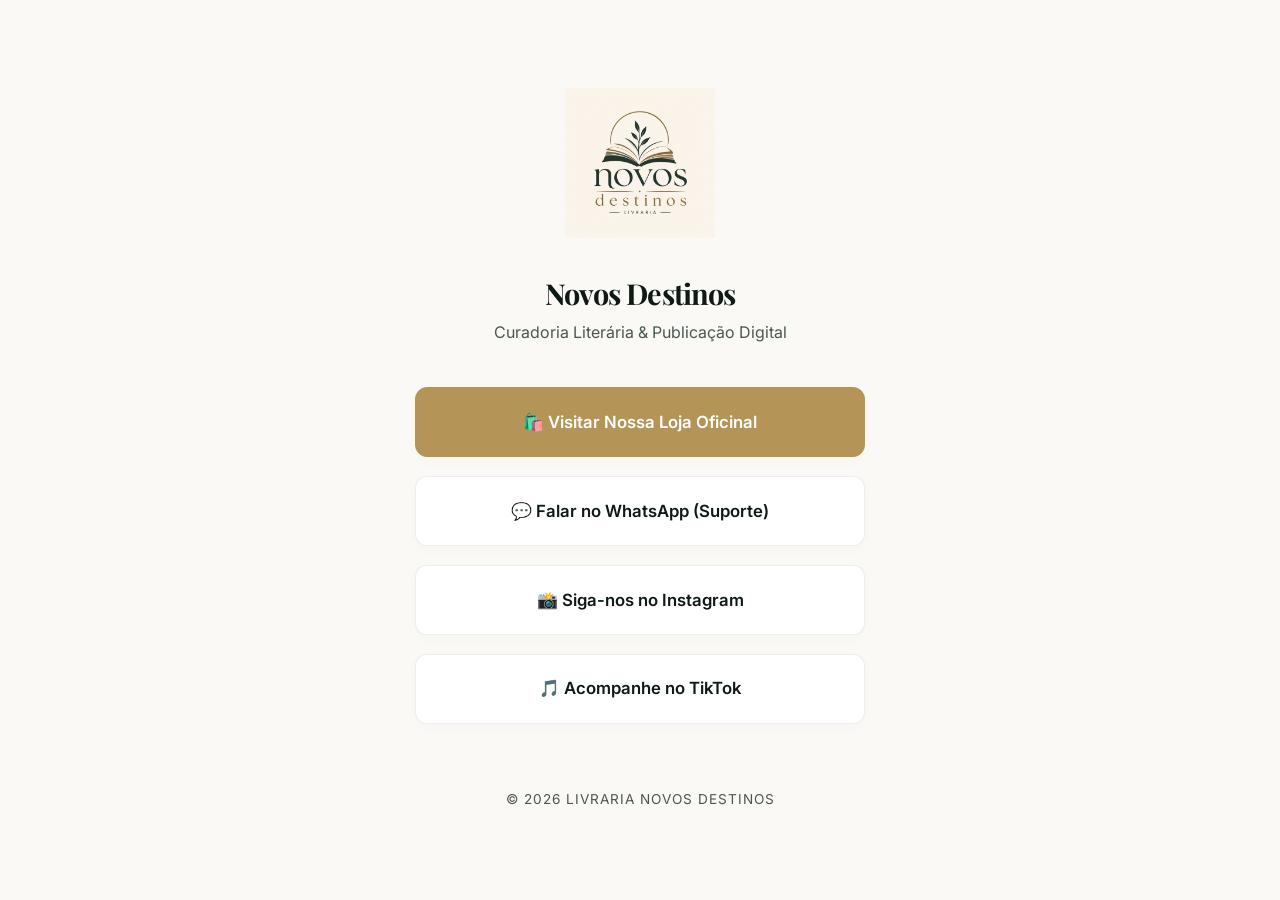
<file: links.html>
﻿<!DOCTYPE html>
<html lang="pt-BR">
<head>
    <meta charset="UTF-8">
    <meta name="viewport" content="width=device-width, initial-scale=1.0">
    <title>Livraria Novos Destinos | Links Oficiais</title>
    <link href="https://fonts.googleapis.com/css2?family=Inter:wght@400;600&family=Playfair+Display:wght@700&display=swap" rel="stylesheet">
    <link rel="stylesheet" href="styles.css">
    <!-- Segurança e Privacidade -->
    <meta name="referrer" content="no-referrer">
    <meta http-equiv="Content-Security-Policy" content="upgrade-insecure-requests">
    <meta http-equiv="X-Content-Type-Options" content="nosniff">
    <style>
        body {
            background: var(--bg-cream);
            display: flex;
            align-items: center;
            justify-content: center;
            min-height: 100vh;
            padding: 2rem;
            text-align: center;
        }
        .links-container {
            max-width: 450px;
            width: 100%;
        }
        .links-logo {
            width: 150px;
            margin-bottom: 2rem;
            animation: fadeIn 1s ease;
        }
        .links-title {
            margin-bottom: 2.5rem;
        }
        .links-title h1 {
            font-size: 1.8rem;
            margin-bottom: 0.5rem;
            color: var(--ink-dark);
        }
        .links-title p {
            font-size: 1rem;
            color: var(--ink-light);
        }
        .links-list {
            display: flex;
            flex-direction: column;
            gap: 1.2rem;
        }
        .link-item {
            background: var(--bg-white);
            color: var(--ink-dark);
            text-decoration: none;
            padding: 1.2rem;
            border-radius: 12px;
            font-weight: 600;
            font-size: 1.05rem;
            border: 1px solid var(--border-soft);
            transition: var(--transition-smooth);
            display: flex;
            align-items: center;
            justify-content: center;
            gap: 10px;
            box-shadow: 0 4px 15px rgba(0,0,0,0.02);
        }
        .link-item:hover {
            transform: translateY(-3px);
            background: var(--ink-dark);
            color: var(--bg-white);
            box-shadow: 0 10px 25px rgba(15, 26, 21, 0.15);
        }
        .link-item.featured {
            background: var(--accent-gold);
            color: var(--bg-white);
            border-color: var(--accent-gold);
        }
        .link-item.featured:hover {
            background: var(--accent-gold-dark);
        }
        .links-footer {
            margin-top: 4rem;
            font-size: 0.85rem;
            color: var(--ink-light);
            letter-spacing: 1px;
            text-transform: uppercase;
        }
    </style>
</head>
<body>

    <div class="links-container">
        <img src="assets/logo.png" alt="Livraria Novos Destinos" class="links-logo">
        
        <div class="links-title">
            <h1 class="serif">Novos Destinos</h1>
            <p>Curadoria Literária & Publicação Digital</p>
        </div>

        <div class="links-list">
            <a href="index.html" class="link-item featured">🛍️ Visitar Nossa Loja Oficinal</a>
            <a href="https://wa.me/5511999999999" class="link-item">💬 Falar no WhatsApp (Suporte)</a>
            <a href="https://www.instagram.com/livrarianovosdestinos" class="link-item">📸 Siga-nos no Instagram</a>
            <a href="https://www.tiktok.com/@livrarianovosdestinos" class="link-item">🎵 Acompanhe no TikTok</a>        </div>

        <div class="links-footer">
            &copy; 2026 Livraria Novos Destinos
        </div>
    </div>

</body>
</html>
</file>
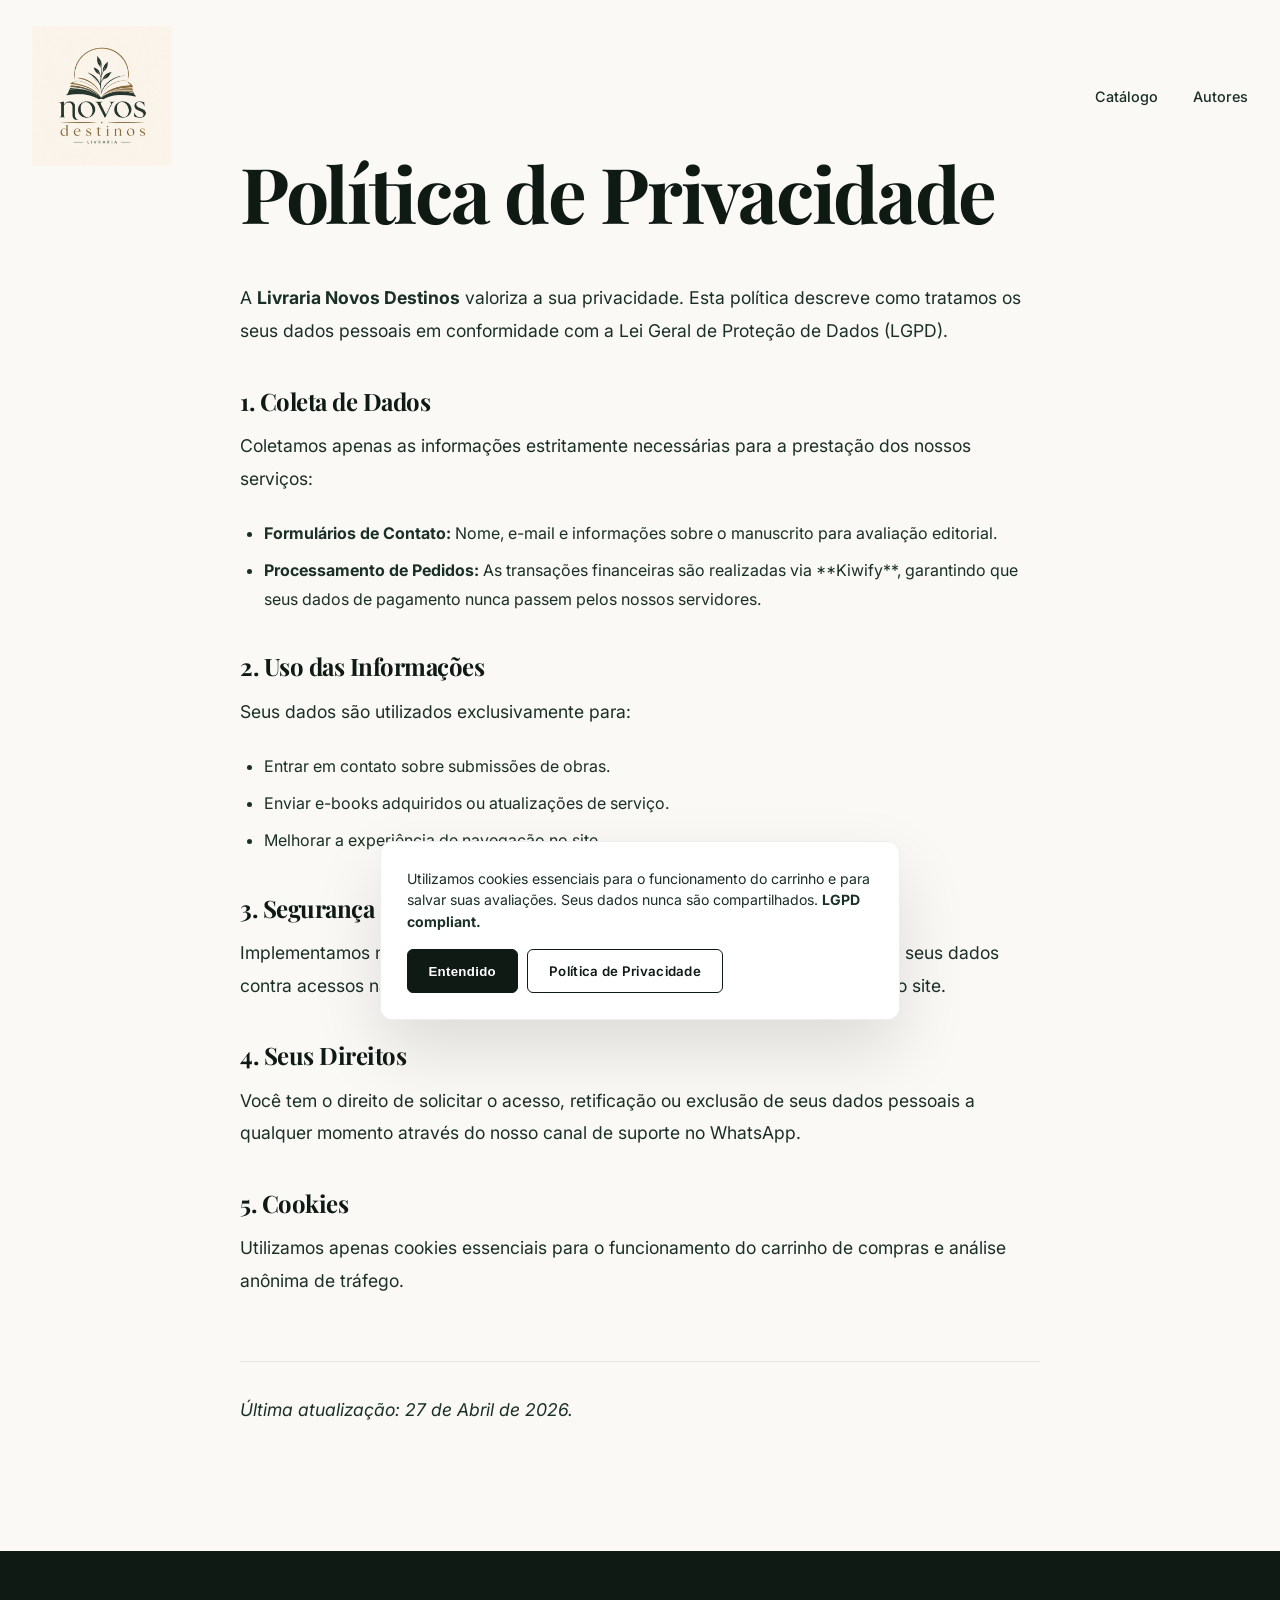
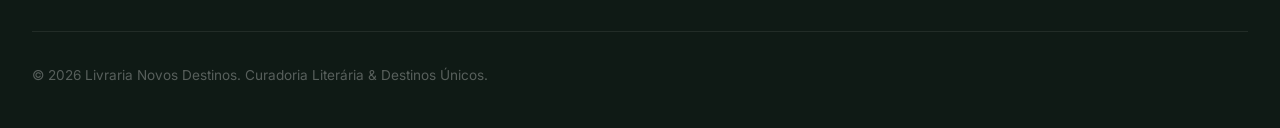
<file: privacidade.html>
﻿<!DOCTYPE html>
<html lang="pt-BR">
<head>
    <meta charset="UTF-8">
    <meta name="viewport" content="width=device-width, initial-scale=1.0">
    <title>Política de Privacidade | Livraria Novos Destinos</title>
    <link href="https://fonts.googleapis.com/css2?family=Inter:wght@400;600&family=Playfair+Display:wght@700&display=swap" rel="stylesheet">
    <link rel="stylesheet" href="styles.css">
    <!-- Seguranca e Privacidade -->
    <meta name="referrer" content="no-referrer">
    <meta http-equiv="Content-Security-Policy" content="upgrade-insecure-requests">
    <meta http-equiv="X-Content-Type-Options" content="nosniff">
    <meta name="robots" content="index, follow">
    <style>
        .privacy-content { padding-top: 150px; padding-bottom: 100px; max-width: 800px; margin: 0 auto; line-height: 1.8; }
        .privacy-content h1 { margin-bottom: 3rem; }
        .privacy-content h2 { margin-top: 2.5rem; margin-bottom: 1rem; font-size: 1.5rem; color: var(--ink-dark); }
        .privacy-content p { margin-bottom: 1.5rem; color: var(--ink-medium); }
        .privacy-content ul { margin-bottom: 1.5rem; padding-left: 1.5rem; }
        .privacy-content li { margin-bottom: 0.5rem; color: var(--ink-medium); }
    </style>
</head>
<body>

    <!-- Header -->
    <header id="header">
        <div class="container">
            <nav>
                <a href="index.html" class="logo-wrapper">
                    <img src="assets/logo.png" class="logo-icon" alt="Livraria Novos Destinos Logo">
                </a>
                <ul class="nav-menu">
                    <li><a href="index.html">Catálogo</a></li>
                    <li><a href="autores.html">Autores</a></li>
                </ul>
            </nav>
        </div>
    </header>

    <main class="container">
        <article class="privacy-content reveal">
            <h1 class="serif">Política de Privacidade</h1>
            <p>A <strong>Livraria Novos Destinos</strong> valoriza a sua privacidade. Esta política descreve como tratamos os seus dados pessoais em conformidade com a Lei Geral de Proteção de Dados (LGPD).</p>

            <h2>1. Coleta de Dados</h2>
            <p>Coletamos apenas as informações estritamente necessárias para a prestação dos nossos serviços:</p>
            <ul>
                <li><strong>Formulários de Contato:</strong> Nome, e-mail e informações sobre o manuscrito para avaliação editorial.</li>
                <li><strong>Processamento de Pedidos:</strong> As transações financeiras são realizadas via **Kiwify**, garantindo que seus dados de pagamento nunca passem pelos nossos servidores.</li>
            </ul>

            <h2>2. Uso das Informações</h2>
            <p>Seus dados são utilizados exclusivamente para:</p>
            <ul>
                <li>Entrar em contato sobre submissões de obras.</li>
                <li>Enviar e-books adquiridos ou atualizações de serviço.</li>
                <li>Melhorar a experiência de navegação no site.</li>
            </ul>

            <h2>3. Segurança dos Dados</h2>
            <p>Implementamos medidas de segurança técnicas e organizacionais para proteger seus dados contra acessos não autorizados. Utilizamos conexões seguras (HTTPS) em todo o site.</p>

            <h2>4. Seus Direitos</h2>
            <p>Você tem o direito de solicitar o acesso, retificação ou exclusão de seus dados pessoais a qualquer momento através do nosso canal de suporte no WhatsApp.</p>

            <h2>5. Cookies</h2>
            <p>Utilizamos apenas cookies essenciais para o funcionamento do carrinho de compras e análise anônima de tráfego.</p>

            <div style="margin-top: 4rem; padding-top: 2rem; border-top: 1px solid var(--border-soft);">
                <p><em>Última atualização: 27 de Abril de 2026.</em></p>
            </div>
        </article>
    </main>

    <!-- Footer -->
    <footer>
        <div class="container">
            <div class="footer-bottom">
                &copy; 2026 Livraria Novos Destinos. Curadoria Literária & Destinos Únicos.
            </div>
        </div>
    </footer>

    <script src="script.js"></script>
</body>
</html>
</file>
<file: styles.css>
/* ===== DESIGN SYSTEM ===== */
:root {
    --bg-cream: #FAF9F6;
    --bg-white: #FFFFFF;
    --bg-pearl: #F5F3EF;
    --ink-dark: #0F1A15;
    --ink-medium: #1A2F25;
    --ink-light: #4A5852;
    --accent-gold: #B59458;
    --accent-gold-dark: #9A7B43;
    --accent-gold-light: rgba(181,148,88,0.12);
    --border-soft: rgba(15,26,21,0.07);
    --radius-sm: 6px;
    --radius-md: 12px;
    --radius-lg: 20px;
    --shadow-sm: 0 4px 15px rgba(0,0,0,0.05);
    --shadow-md: 0 15px 40px rgba(0,0,0,0.08);
    --shadow-lg: 0 30px 70px rgba(0,0,0,0.12);
    --transition: all 0.65s cubic-bezier(0.16,1,0.3,1);
    --transition-fast: all 0.3s ease;
}

/* ===== RESET ===== */
*, *::before, *::after { margin:0; padding:0; box-sizing:border-box; }
html { scroll-behavior: smooth; }
body {
    font-family: 'Inter', sans-serif;
    background: var(--bg-cream);
    color: var(--ink-dark);
    line-height: 1.75;
    overflow-x: hidden;
    -webkit-font-smoothing: antialiased;
}

/* ===== TYPOGRAPHY ===== */
h1,h2,h3,h4,.serif { font-family:'Playfair Display',serif; font-weight:700; line-height:1.1; }
h1 { font-size:clamp(2.8rem,6vw,5.2rem); letter-spacing:-0.03em; margin-bottom:1.5rem; }
h2 { font-size:clamp(2rem,4vw,3.4rem); letter-spacing:-0.02em; margin-bottom:1.5rem; }
h3 { font-size:clamp(1.3rem,2.5vw,1.8rem); margin-bottom:1rem; }
p { font-size:1.1rem; color:var(--ink-light); line-height:1.85; margin-bottom:1.2rem; }

/* ===== SCROLL PROGRESS BAR ===== */
#scroll-progress {
    position:fixed; top:0; left:0; height:3px; width:0%;
    background:linear-gradient(90deg,var(--accent-gold),#d4a96a);
    z-index:9999; transition:width 0.1s linear;
}

/* ===== PRELOADER ===== */
#preloader {
    position:fixed; inset:0; background:var(--bg-cream);
    z-index:9998; display:flex; flex-direction:column;
    align-items:center; justify-content:center;
    transition:opacity 0.8s ease, visibility 0.8s;
}
.loader-logo { width:130px; margin-bottom:24px; animation:pulseLogo 1.8s infinite ease-in-out; }
@keyframes pulseLogo { 0%,100%{opacity:0.5;transform:scale(0.97)} 50%{opacity:1;transform:scale(1)} }
.loader-bar { width:160px; height:1px; background:rgba(181,148,88,0.15); position:relative; overflow:hidden; border-radius:4px; }
.loader-bar::after { content:''; position:absolute; left:-100%; width:100%; height:100%; background:var(--accent-gold); animation:loadBar 1.4s infinite ease-in-out; }
@keyframes loadBar { 0%{left:-100%} 100%{left:100%} }
body.loaded #preloader { opacity:0; visibility:hidden; pointer-events:none; }

/* ===== REVEAL ANIMATIONS ===== */
.reveal { opacity:0; transform:translateY(36px); transition:var(--transition); }
.reveal.active { opacity:1; transform:translateY(0); }
@keyframes fadeInUp { from{opacity:0;transform:translateY(20px)} to{opacity:1;transform:translateY(0)} }

/* ===== SCROLL PROGRESS ===== */
#back-to-top {
    position:fixed; bottom:100px; right:28px; width:46px; height:46px;
    background:var(--ink-dark); color:white; border:none; border-radius:50%;
    font-size:1.3rem; cursor:pointer; z-index:1400;
    opacity:0; transform:translateY(20px); pointer-events:none;
    transition:var(--transition); display:flex; align-items:center; justify-content:center;
    box-shadow:var(--shadow-md);
}
#back-to-top.visible { opacity:1; transform:translateY(0); pointer-events:all; }
#back-to-top:hover { background:var(--accent-gold); transform:translateY(-4px); }

/* ===== HEADER ===== */
header {
    position:fixed; top:0; left:0; width:100%; z-index:1000;
    padding:1.6rem 0; transition:var(--transition);
    border-bottom:1px solid transparent;
}
header.scrolled {
    padding:0.85rem 0;
    background:rgba(250,249,246,0.9);
    backdrop-filter:blur(24px); -webkit-backdrop-filter:blur(24px);
    border-bottom:1px solid var(--border-soft);
    box-shadow:0 8px 30px rgba(0,0,0,0.04);
}
.container { max-width:1320px; margin:0 auto; padding:0 2rem; }
nav { display:flex; justify-content:space-between; align-items:center; }
.logo-wrapper { display:flex; align-items:center; gap:0.8rem; text-decoration:none; }
.logo-icon { width:140px; height:auto; object-fit:contain; }
.nav-menu { display:flex; gap:2.2rem; list-style:none; }
.nav-menu a {
    text-decoration:none; color:var(--ink-medium); font-size:0.9rem;
    font-weight:500; transition:var(--transition-fast); position:relative; padding-bottom:2px;
}
.nav-menu a::after {
    content:''; position:absolute; bottom:-2px; left:0; width:0; height:1.5px;
    background:var(--accent-gold); transition:width 0.3s ease;
}
.nav-menu a:hover::after, .nav-menu a.active::after { width:100%; }
.nav-menu a:hover, .nav-menu a.active { color:var(--accent-gold); }
.nav-actions { display:flex; gap:0.8rem; align-items:center; }

/* ===== BUTTONS ===== */
.btn {
    display:inline-flex; align-items:center; justify-content:center; gap:8px;
    padding:0.85rem 2rem; border-radius:var(--radius-sm);
    text-decoration:none; font-weight:600; font-size:0.9rem;
    transition:var(--transition); cursor:pointer; border:1.5px solid transparent;
    letter-spacing:0.3px;
}
.btn-primary { background:var(--ink-dark); color:white; border-color:var(--ink-dark); }
.btn-primary:hover { background:var(--accent-gold); border-color:var(--accent-gold); transform:translateY(-3px); box-shadow:0 12px 28px rgba(181,148,88,0.25); }
.btn-outline { border-color:var(--ink-dark); color:var(--ink-dark); background:transparent; }
.btn-outline:hover { background:var(--ink-dark); color:white; transform:translateY(-3px); box-shadow:var(--shadow-md); }
.btn-gold { background:var(--accent-gold); color:white; border-color:var(--accent-gold); }
.btn-gold:hover { background:var(--accent-gold-dark); transform:translateY(-3px); box-shadow:0 12px 28px rgba(181,148,88,0.3); }

/* ===== MOBILE TOGGLE ===== */
.mobile-menu-toggle {
    display:none; flex-direction:column; gap:5px;
    background:none; border:none; cursor:pointer; z-index:1100; padding:0.5rem;
}
.mobile-menu-toggle span { width:24px; height:2px; background:var(--ink-dark); transition:var(--transition); display:block; border-radius:2px; }
.mobile-menu-toggle.active span:nth-child(1) { transform:rotate(45deg) translate(5px,5px); }
.mobile-menu-toggle.active span:nth-child(2) { opacity:0; }
.mobile-menu-toggle.active span:nth-child(3) { transform:rotate(-45deg) translate(5px,-5px); }

/* ===== CART ===== */
.btn-cart { background:transparent; border:none; cursor:pointer; position:relative; padding:0.5rem; display:flex; align-items:center; }
.btn-cart svg { width:22px; height:22px; stroke:var(--ink-dark); stroke-width:1.8; fill:none; transition:stroke 0.3s; }
.btn-cart:hover svg { stroke:var(--accent-gold); }
.cart-badge { position:absolute; top:-2px; right:-2px; background:var(--accent-gold); color:white; width:18px; height:18px; font-size:0.65rem; border-radius:50%; display:flex; align-items:center; justify-content:center; font-weight:700; }
.cart-drawer { position:fixed; top:0; right:-480px; width:480px; max-width:100vw; height:100vh; background:var(--bg-white); z-index:2000; box-shadow:-10px 0 50px rgba(0,0,0,0.1); transition:right 0.5s cubic-bezier(0.16,1,0.3,1); display:flex; flex-direction:column; }
.cart-drawer.open { right:0; }
.cart-overlay { position:fixed; inset:0; background:rgba(0,0,0,0.5); z-index:1999; opacity:0; pointer-events:none; transition:opacity 0.4s ease; backdrop-filter:blur(6px); }
.cart-overlay.open { opacity:1; pointer-events:all; }
.cart-header { padding:1.8rem 2rem; border-bottom:1px solid var(--border-soft); display:flex; justify-content:space-between; align-items:center; }
.cart-header h3 { font-size:1.5rem; margin:0; }
.close-cart { background:none; border:none; font-size:1.8rem; cursor:pointer; color:var(--ink-light); line-height:1; transition:color 0.3s; }
.close-cart:hover { color:var(--ink-dark); }
.cart-body { padding:1.5rem 2rem; flex-grow:1; overflow-y:auto; }
.cart-footer { padding:1.5rem 2rem; border-top:1px solid var(--border-soft); background:var(--bg-pearl); }
.cart-total { display:flex; justify-content:space-between; font-weight:700; margin-bottom:1rem; font-size:1.2rem; }
.cart-item-row { display:flex; gap:1rem; align-items:flex-start; padding:1rem 0; border-bottom:1px solid var(--border-soft); }
.cart-item-img { width:52px; height:76px; object-fit:cover; border-radius:4px; box-shadow:var(--shadow-sm); flex-shrink:0; }
.cart-item-info { flex-grow:1; display:flex; flex-direction:column; gap:4px; }
.cart-item-title { font-weight:600; font-size:0.9rem; color:var(--ink-dark); }
.cart-item-price { color:var(--accent-gold); font-size:0.9rem; font-weight:600; }
.cart-item-remove { font-size:0.78rem; color:#cc3333; cursor:pointer; transition:opacity 0.2s; }
.cart-item-remove:hover { opacity:0.7; }
body.cart-open { overflow:hidden; }

/* ===== TOAST ===== */
.toast {
    position:fixed; bottom:40px; left:50%;
    transform:translateX(-50%) translateY(120px);
    background:rgba(15,26,21,0.96); backdrop-filter:blur(12px);
    color:white; padding:1.1rem 2.2rem; border-radius:50px;
    font-weight:500; transition:all 0.5s cubic-bezier(0.16,1,0.3,1);
    z-index:3000; box-shadow:var(--shadow-lg); font-size:0.95rem;
    display:flex; align-items:center; gap:10px; opacity:0;
    border:1px solid rgba(181,148,88,0.3);
}
.toast.show { transform:translateX(-50%) translateY(0); opacity:1; }
.toast::before { content:'✓'; width:20px; height:20px; background:var(--accent-gold); border-radius:50%; display:flex; align-items:center; justify-content:center; font-size:0.7rem; flex-shrink:0; }

/* ===== HERO ===== */
.hero {
    position:relative; min-height:96vh; display:flex; align-items:center;
    padding-top:110px; background:var(--bg-cream); overflow:hidden;
}
.hero::before {
    content:''; position:absolute; inset:0;
    background:radial-gradient(ellipse 70% 60% at 80% 40%, rgba(181,148,88,0.06) 0%, transparent 70%);
    pointer-events:none;
}
.hero-content { position:relative; z-index:2; max-width:820px; }
.hero-content h1 em { color:var(--accent-gold); font-style:italic; font-weight:400; }
.hero-scroll-hint { position:absolute; bottom:40px; left:50%; transform:translateX(-50%); display:flex; flex-direction:column; align-items:center; gap:8px; color:var(--ink-light); font-size:0.8rem; letter-spacing:2px; text-transform:uppercase; animation:bounceDown 2s infinite; }
.hero-scroll-hint span { width:1px; height:40px; background:linear-gradient(to bottom, var(--accent-gold), transparent); }
@keyframes bounceDown { 0%,100%{transform:translateX(-50%) translateY(0)} 50%{transform:translateX(-50%) translateY(8px)} }

/* ===== SECTIONS ===== */
section { padding:110px 0; }
section.bg-pearl { background:var(--bg-pearl); }
section.bg-white { background:var(--bg-white); }
.section-header { text-align:center; margin-bottom:5rem; max-width:750px; margin-left:auto; margin-right:auto; }
.label { font-size:0.78rem; text-transform:uppercase; letter-spacing:3px; color:var(--accent-gold); font-weight:700; margin-bottom:1rem; display:inline-block; }

/* ===== STORE / BOOK CARDS ===== */
.store-grid { display:grid; grid-template-columns:repeat(auto-fill,minmax(270px,1fr)); gap:3.5rem 3rem; }
.book-card { display:flex; flex-direction:column; }
.book-cover-wrapper {
    position:relative; width:100%; aspect-ratio:2/3; border-radius:var(--radius-md);
    overflow:hidden; box-shadow:var(--shadow-md); cursor:pointer;
    transition:var(--transition); background:var(--bg-pearl); margin-bottom:1.8rem;
}
.book-cover-wrapper::after { content:''; position:absolute; inset:0; background:linear-gradient(135deg,rgba(255,255,255,0.08) 0%,transparent 50%); pointer-events:none; }
.book-card:hover .book-cover-wrapper { transform:translateY(-14px) scale(1.02); box-shadow:0 35px 70px rgba(0,0,0,0.15); }
.book-cover { width:100%; height:100%; object-fit:cover; transition:transform 1.2s cubic-bezier(0.16,1,0.3,1); }
.book-card:hover .book-cover { transform:scale(1.07); }
.book-info { flex-grow:1; display:flex; flex-direction:column; }
.book-author { font-size:0.75rem; text-transform:uppercase; letter-spacing:2.5px; color:var(--accent-gold); margin-bottom:0.4rem; font-weight:700; }
.book-title { font-size:1.5rem; color:var(--ink-dark); margin-bottom:0.7rem; font-family:'Playfair Display',serif; line-height:1.2; }
.book-price { font-size:1.25rem; color:var(--ink-medium); font-weight:600; margin-bottom:1.4rem; }
.book-actions { display:flex; gap:0.7rem; margin-top:auto; }
.btn-buy {
    flex:1; padding:0.9rem 1rem; border-radius:var(--radius-sm); font-size:0.85rem;
    font-weight:600; transition:var(--transition); cursor:pointer; text-align:center;
    text-decoration:none; border:1.5px solid transparent; display:flex; align-items:center; justify-content:center;
}
.btn-buy.secondary { background:transparent; color:var(--ink-dark); border-color:var(--border-soft); }
.btn-buy.secondary:hover { border-color:var(--ink-dark); background:var(--ink-dark); color:white; }
.btn-buy.primary { background:var(--ink-dark); color:white; }
.btn-buy.primary:hover { background:var(--accent-gold); transform:translateY(-2px); box-shadow:0 10px 25px rgba(181,148,88,0.25); }

/* ===== REVIEWS SECTION ===== */
.reviews-section { background:var(--bg-pearl); padding:110px 0; }
.reviews-empty { text-align:center; padding:4rem 2rem; color:var(--ink-light); }
.reviews-empty svg { width:48px; height:48px; stroke:var(--border-soft); margin-bottom:1rem; }
.reviews-grid { display:grid; grid-template-columns:repeat(auto-fill,minmax(300px,1fr)); gap:2rem; margin-bottom:4rem; }
.review-card {
    background:var(--bg-white); padding:2rem; border-radius:var(--radius-md);
    border:1px solid var(--border-soft); box-shadow:var(--shadow-sm);
    transition:var(--transition); animation:fadeInUp 0.5s ease;
}
.review-card:hover { transform:translateY(-4px); box-shadow:var(--shadow-md); }
.review-stars { color:var(--accent-gold); font-size:1.1rem; margin-bottom:0.8rem; letter-spacing:2px; }
.review-text { font-size:1rem; color:var(--ink-medium); line-height:1.7; margin-bottom:1.2rem; font-style:italic; }
.review-author { display:flex; align-items:center; justify-content:space-between; }
.review-name { font-weight:700; font-size:0.9rem; color:var(--ink-dark); }
.review-date { font-size:0.78rem; color:var(--ink-light); }

/* Review Form */
.review-form-wrapper {
    background:var(--bg-white); padding:2.5rem; border-radius:var(--radius-md);
    border:1px solid var(--border-soft); max-width:700px; margin:0 auto;
}
.review-form-wrapper h3 { margin-bottom:2rem; text-align:center; font-size:1.6rem; }
.form-row { display:grid; grid-template-columns:1fr 1fr; gap:1.2rem; margin-bottom:1.2rem; }
.form-group { display:flex; flex-direction:column; gap:6px; margin-bottom:1.2rem; }
.form-group label { font-size:0.82rem; font-weight:600; color:var(--ink-medium); text-transform:uppercase; letter-spacing:1px; }
.form-group input, .form-group textarea, .form-group select {
    padding:0.85rem 1.1rem; border:1.5px solid var(--border-soft); border-radius:var(--radius-sm);
    font-family:'Inter',sans-serif; font-size:0.95rem; color:var(--ink-dark);
    background:var(--bg-cream); transition:border-color 0.3s, box-shadow 0.3s; resize:vertical;
}
.form-group input:focus, .form-group textarea:focus, .form-group select:focus {
    outline:none; border-color:var(--accent-gold); box-shadow:0 0 0 3px rgba(181,148,88,0.1);
}
.star-picker { display:flex; gap:6px; font-size:1.8rem; cursor:pointer; margin:0.5rem 0; }
.star-picker span { color:#ddd; transition:color 0.2s, transform 0.2s; }
.star-picker span:hover, .star-picker span.active { color:var(--accent-gold); transform:scale(1.15); }

/* ===== PRODUCT PAGE ===== */
.product-page { padding-top:160px; padding-bottom:100px; background:var(--bg-white); }
.back-link { display:inline-flex; align-items:center; gap:6px; color:var(--ink-light); text-decoration:none; font-size:0.9rem; margin-bottom:3rem; transition:color 0.3s; }
.back-link:hover { color:var(--accent-gold); }
.product-grid { display:grid; grid-template-columns:1fr 1.3fr; gap:6rem; align-items:start; max-width:1200px; margin:0 auto; }
.product-image { position:sticky; top:130px; }
.product-image img { width:100%; border-radius:var(--radius-md); box-shadow:var(--shadow-lg); transition:var(--transition); }
.product-image img:hover { transform:scale(1.02); }
.product-meta { display:flex; gap:1.5rem; flex-wrap:wrap; margin-bottom:2rem; }
.product-meta span { font-size:0.78rem; text-transform:uppercase; letter-spacing:2px; color:var(--ink-light); font-weight:600; }
.price-tag { font-size:3.2rem; color:var(--accent-gold); font-family:'Playfair Display',serif; font-weight:700; letter-spacing:-0.02em; margin-bottom:2.2rem; line-height:1; }
.product-synopsis { font-size:1.1rem; line-height:1.85; color:var(--ink-medium); margin-bottom:3rem; }
.product-actions { display:flex; gap:1rem; margin-bottom:3rem; }

/* ===== FOOTER ===== */
footer { background:var(--ink-dark); color:white; padding:5rem 0 2.5rem; }
footer .logo-icon { filter:brightness(0) invert(1) opacity(0.9); }
.footer-content { display:grid; grid-template-columns:2fr 1fr 1fr; gap:5rem; margin-bottom:4rem; }
.footer-desc { color:rgba(255,255,255,0.5); font-size:0.95rem; line-height:1.75; margin-top:1.5rem; max-width:300px; }
.footer-links h4 { font-size:0.78rem; text-transform:uppercase; letter-spacing:2.5px; color:var(--accent-gold); margin-bottom:1.5rem; font-family:'Inter',sans-serif; }
.footer-links ul { list-style:none; }
.footer-links a { color:rgba(255,255,255,0.45); text-decoration:none; display:block; margin-bottom:0.85rem; font-size:0.93rem; transition:color 0.3s; }
.footer-links a:hover { color:white; }
.footer-bottom { padding-top:2rem; border-top:1px solid rgba(255,255,255,0.08); display:flex; justify-content:space-between; align-items:center; color:rgba(255,255,255,0.3); font-size:0.85rem; flex-wrap:wrap; gap:1rem; }
.footer-bottom a { color:rgba(255,255,255,0.4); text-decoration:none; transition:color 0.3s; }
.footer-bottom a:hover { color:white; }

/* ===== WHATSAPP FLOAT ===== */
.whatsapp-float {
    position:fixed; bottom:30px; right:30px; width:58px; height:58px;
    background:#25D366; border-radius:50%; display:flex; align-items:center; justify-content:center;
    z-index:1400; box-shadow:0 8px 25px rgba(37,211,102,0.35); transition:var(--transition);
    animation:waPulse 2.5s infinite;
}
.whatsapp-float:hover { transform:scale(1.12) translateY(-4px); background:#128C7E; box-shadow:0 15px 35px rgba(37,211,102,0.4); }
.whatsapp-float svg { width:28px; height:28px; fill:white; }
@keyframes waPulse { 0%{box-shadow:0 0 0 0 rgba(37,211,102,0.4)} 70%{box-shadow:0 0 0 18px rgba(37,211,102,0)} 100%{box-shadow:0 0 0 0 rgba(37,211,102,0)} }

/* ===== COOKIE BANNER ===== */
.cookie-banner {
    position:fixed; bottom:-120px; left:50%; transform:translateX(-50%);
    width:calc(100% - 40px); max-width:520px; background:var(--bg-white);
    border:1px solid var(--border-soft); padding:1.6rem; border-radius:var(--radius-md);
    box-shadow:var(--shadow-lg); z-index:9997; display:flex; flex-direction:column; gap:1rem;
    transition:bottom 0.6s cubic-bezier(0.16,1,0.3,1);
}
.cookie-banner.active { bottom:30px; }
.cookie-banner p { font-size:0.88rem; color:var(--ink-medium); line-height:1.55; margin:0; }
.cookie-banner .btn-group { display:flex; gap:0.6rem; }
.cookie-banner .btn { padding:0.6rem 1.3rem; font-size:0.83rem; }

/* ===== MISC ===== */
.book-credits { font-size:0.8rem; color:var(--ink-light); margin-bottom:0.5rem; }

/* ===== RESPONSIVE ===== */
@media (max-width:1024px) {
    .product-grid { gap:3.5rem; }
    .footer-content { grid-template-columns:1fr 1fr; gap:3rem; }
}

@media (max-width:768px) {
    .mobile-menu-toggle { display:flex; }
    .nav-menu {
        position:fixed; top:0; right:-100%; width:100%; height:100vh;
        background:var(--bg-cream); flex-direction:column; align-items:center;
        justify-content:center; transition:var(--transition); z-index:1000; gap:0;
    }
    .nav-menu.active { right:0; }
    .nav-menu li { margin:1.2rem 0; }
    .nav-menu a { font-size:1.7rem; }
    .nav-menu a::after { display:none; }
    h1 { font-size:2.4rem; }
    .product-grid { grid-template-columns:1fr; gap:2.5rem; }
    .product-image { position:static; width:75%; margin:0 auto; }
    .price-tag { font-size:2.5rem; }
    .store-grid { gap:2.5rem; }
    .footer-content { grid-template-columns:1fr; gap:2.5rem; }
    .form-row { grid-template-columns:1fr; }
    .cart-drawer { width:100%; right:-100%; }
    .footer-bottom { flex-direction:column; text-align:center; }
    section { padding:80px 0; }
    .product-actions { flex-direction:column; }
}
</file>
